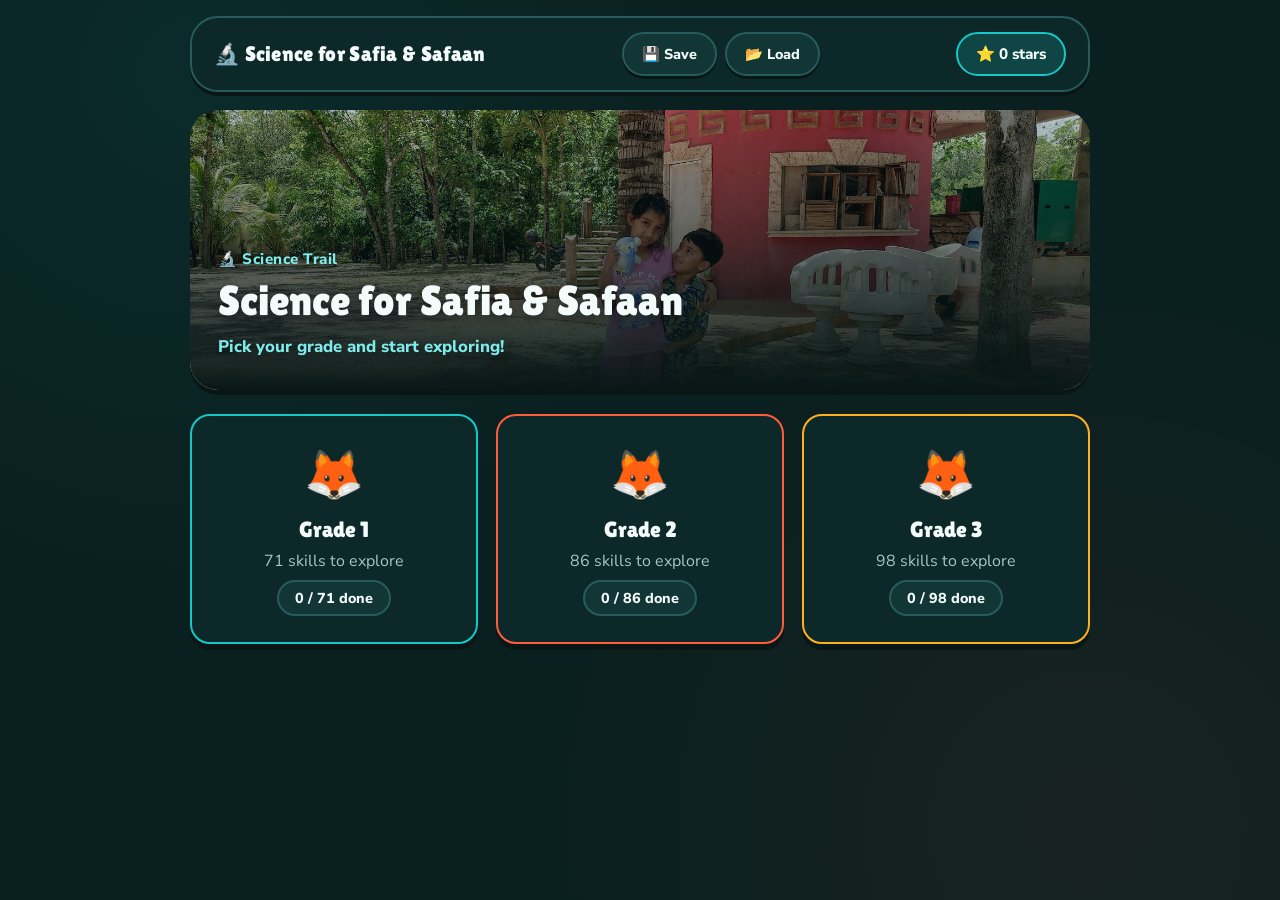
<file: index.html>
<!DOCTYPE html>
<html lang="en">
<head>
<meta charset="UTF-8"/>
<meta name="viewport" content="width=device-width, initial-scale=1.0, maximum-scale=2.0, user-scalable=yes"/>
<title>🔬 Science for Safia &amp; Safaan</title>
<link rel="stylesheet" href="style.css"/>
</head>
<body>
<div class="wrap">

<!-- Top Bar -->
<div class="topbar">
  <div class="topbar-title"><span class="home-link" onclick="goHome()">🔬 Science for Safia &amp; Safaan</span></div>
  <div class="topbar-btns">
    <button class="tb-btn" onclick="saveProgress()">💾 Save</button>
    <button class="tb-btn" onclick="loadProgress()">📂 Load</button>
    <input type="file" id="loadFile" accept=".json" style="display:none" onchange="loadFile(event)">
  </div>
  <div class="tb-lbl" id="saveLbl">⭐ 0 stars</div>
</div>

<!-- HOME SCREEN: choose grade -->
<div class="screen active" id="homeScreen">
  <div class="home-hero">
    <img class="hero-photo" src="assets/safia-safaan.jpg" alt="Safia and Safaan"/>
    <div class="hero-scrim"></div>
    <div class="hero-inner">
      <div class="hero-kicker">🔬 Science Trail</div>
      <h1>Science for Safia &amp; Safaan</h1>
      <p>Pick your grade and start exploring!</p>
    </div>
  </div>
  <div class="grade-grid" id="gradeGrid"></div>
</div>

<!-- GRADE HOME SCREEN: choose strand -->
<div class="screen" id="gradeHomeScreen">
  <div class="scout-bubble">
    <div class="scout-avatar">🦊</div>
    <div class="scout-text" id="scoutMsg">Hi there! Pick a trail to explore today!</div>
  </div>
  <div class="strand-grid" id="strandGrid"></div>
  <div class="progress-dash" id="progressChart"></div>
  <div class="btn-row" style="margin-top:16px">
    <button class="btn btn-back" onclick="goHome()">← All Grades</button>
  </div>
</div>

<!-- STRAND SCREEN: choose unit -->
<div class="screen" id="strandScreen">
  <div class="strand-head">
    <div class="sh-icon" id="strandIcon">⚡</div>
    <div class="sh-name" id="strandName">Physical Science</div>
  </div>
  <div class="unit-grid" id="unitGrid"></div>
  <div class="btn-row">
    <button class="btn btn-back" onclick="showGradeHome()">← Back to Trails</button>
  </div>
</div>

<!-- UNIT SCREEN: the winding skill trail -->
<div class="screen" id="unitScreen">
  <div class="trail-wrap">
    <div class="trail-title" id="unitTitle">Animals</div>
    <div class="trail-sub" id="unitSub">Tap a stop to play!</div>
    <div class="trail-path" id="trailPath"></div>
  </div>
  <div class="btn-row" style="margin-top:14px">
    <button class="btn btn-back" onclick="showStrand()">← Back to Units</button>
  </div>
</div>

<!-- QUIZ SCREEN -->
<div class="screen" id="quizScreen">
  <div class="quiz-head">
    <div class="quiz-meta">
      <span id="quizLabel">Animals • What do animals need to survive?</span>
      <span id="quizQNum">Q 1 / 5</span>
    </div>
    <div class="quiz-score-row">
      <div class="qs-item"><div class="qs-label">✅ Correct</div><div class="qs-val" id="qsCorrect">0</div></div>
      <div class="qs-item"><div class="qs-label">🤔 Try Again</div><div class="qs-val" id="qsWrong">0</div></div>
      <div class="qs-item"><div class="qs-label">📊 Progress</div><div class="qs-val" id="qsAcc">—</div></div>
    </div>
    <div class="prog-bar"><div class="prog-fill" id="progFill" style="width:0%"></div></div>
  </div>
  <div class="q-card" id="qCard"></div>
  <div class="hint-box" id="hintBox"></div>
  <div class="feedback" id="feedback"></div>
  <div class="explanation" id="explanation"></div>
  <div class="btn-row">
    <button class="btn btn-back" onclick="leaveQuiz()">🏠 Trail</button>
    <button class="btn btn-hint" id="hintBtn" onclick="showHint()">💡 Friendly Hint</button>
    <button class="btn btn-fun" id="funFactBtn" onclick="showFunFact()" style="display:none">🎉 Fun Fact</button>
    <button class="btn btn-check" id="checkBtn" onclick="checkAnswer()">✅ Check</button>
    <button class="btn btn-next" id="nextBtn" onclick="nextQuestion()">▶ Next</button>
  </div>
</div>

<!-- RESULT SCREEN -->
<div class="screen" id="resultScreen">
  <div class="result-card">
    <div class="result-emoji" id="resEmoji">🏆</div>
    <div class="result-title" id="resTitle">Great Job!</div>
    <div class="result-pct" id="resPct">0%</div>
    <div class="result-stars" id="resStars">⭐⭐⭐</div>
    <div class="result-msg" id="resMsg"></div>
    <div class="mistake-section" id="mistakeSection"></div>
    <div class="btn-row" style="justify-content:center;margin-top:16px">
      <button class="btn btn-back" id="retryBtn">🔁 Try Again</button>
      <button class="btn btn-check" onclick="showUnitFromResult()">🗺️ Trail</button>
      <button class="btn btn-next" id="nextLvBtn" style="display:none">➡ Next Skill</button>
    </div>
  </div>
</div>

</div>

<script src="data/g1-units.js"></script>
<script src="data/g1-physical.js"></script>
<script src="data/g1-life.js"></script>
<script src="data/g1-earth.js"></script>
<script src="data/g1-extra.js"></script>
<script src="data/g2-units.js"></script>
<script src="data/g2-physical.js"></script>
<script src="data/g2-life.js"></script>
<script src="data/g2-earth.js"></script>
<script src="data/g3-units.js"></script>
<script src="data/g3-physical.js"></script>
<script src="data/g3-life.js"></script>
<script src="data/g3-earth.js"></script>
<script src="app.js"></script>
</body>
</html>
</file>
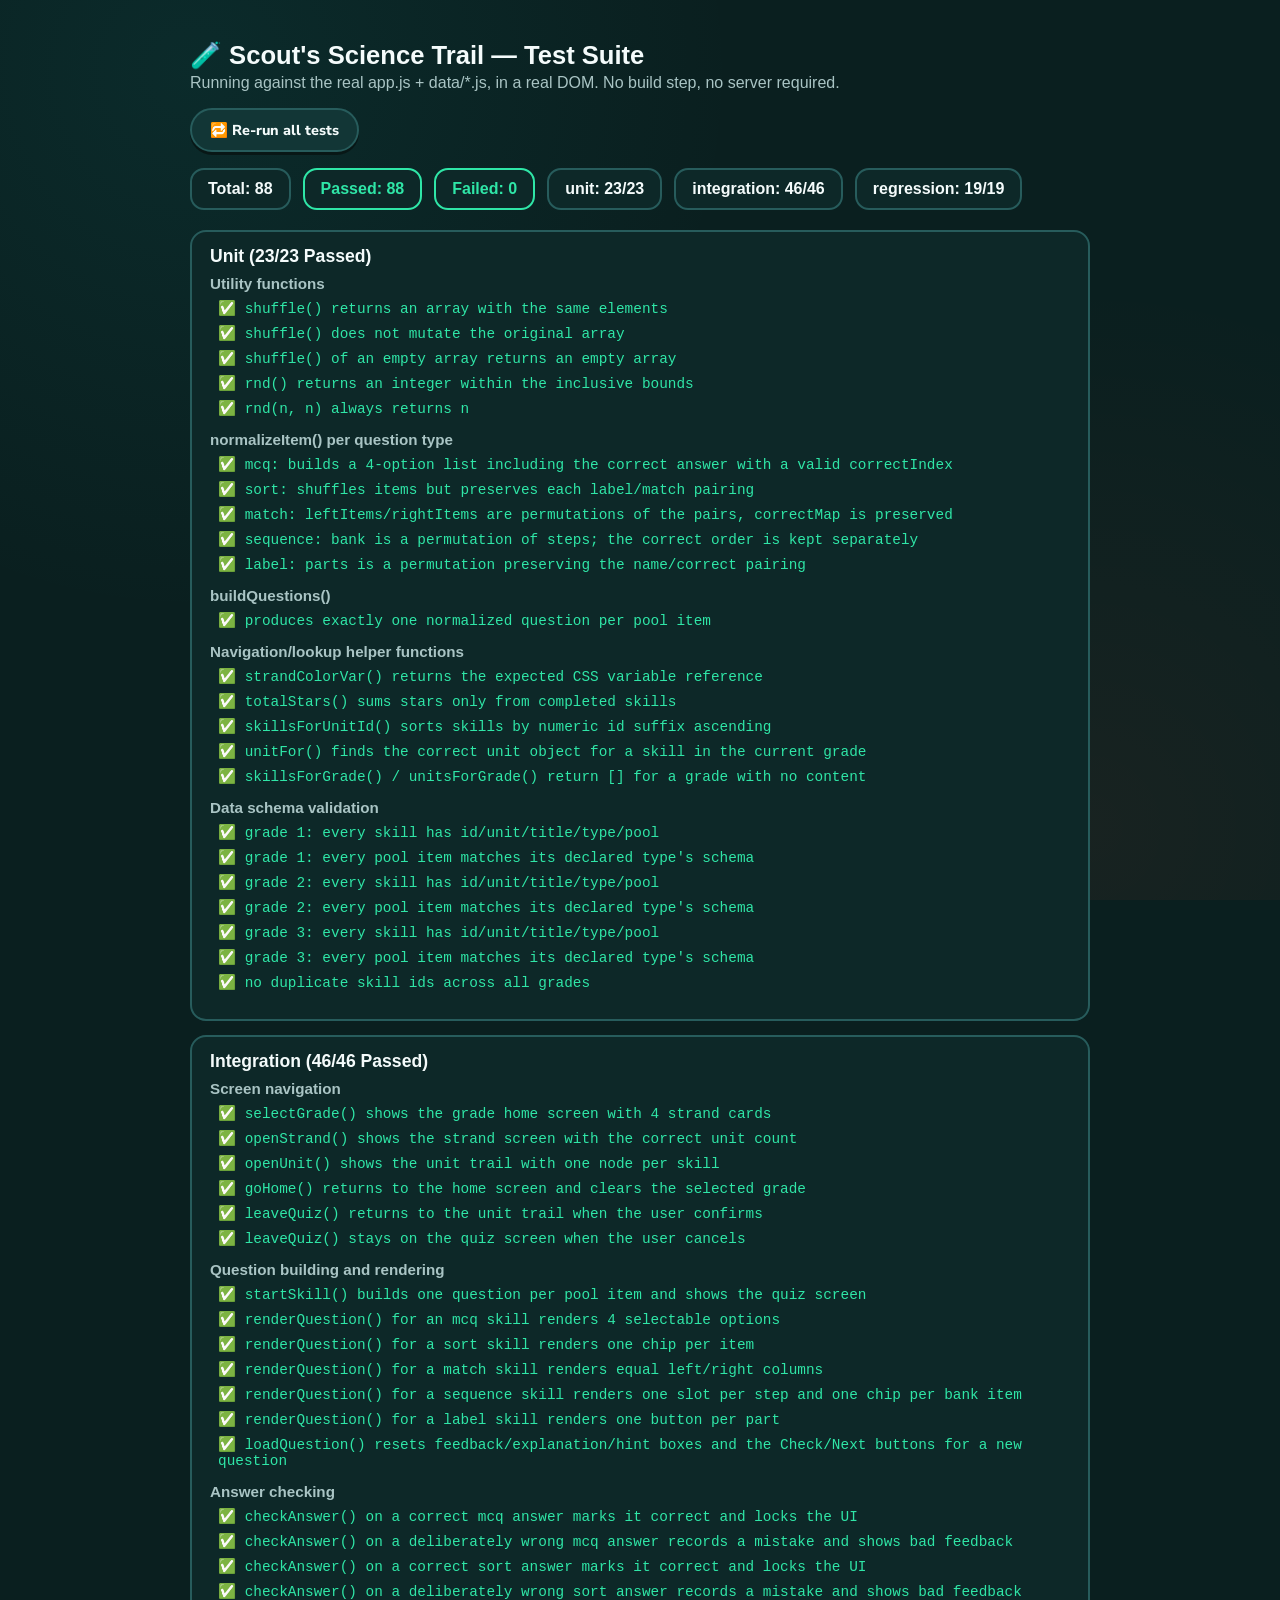
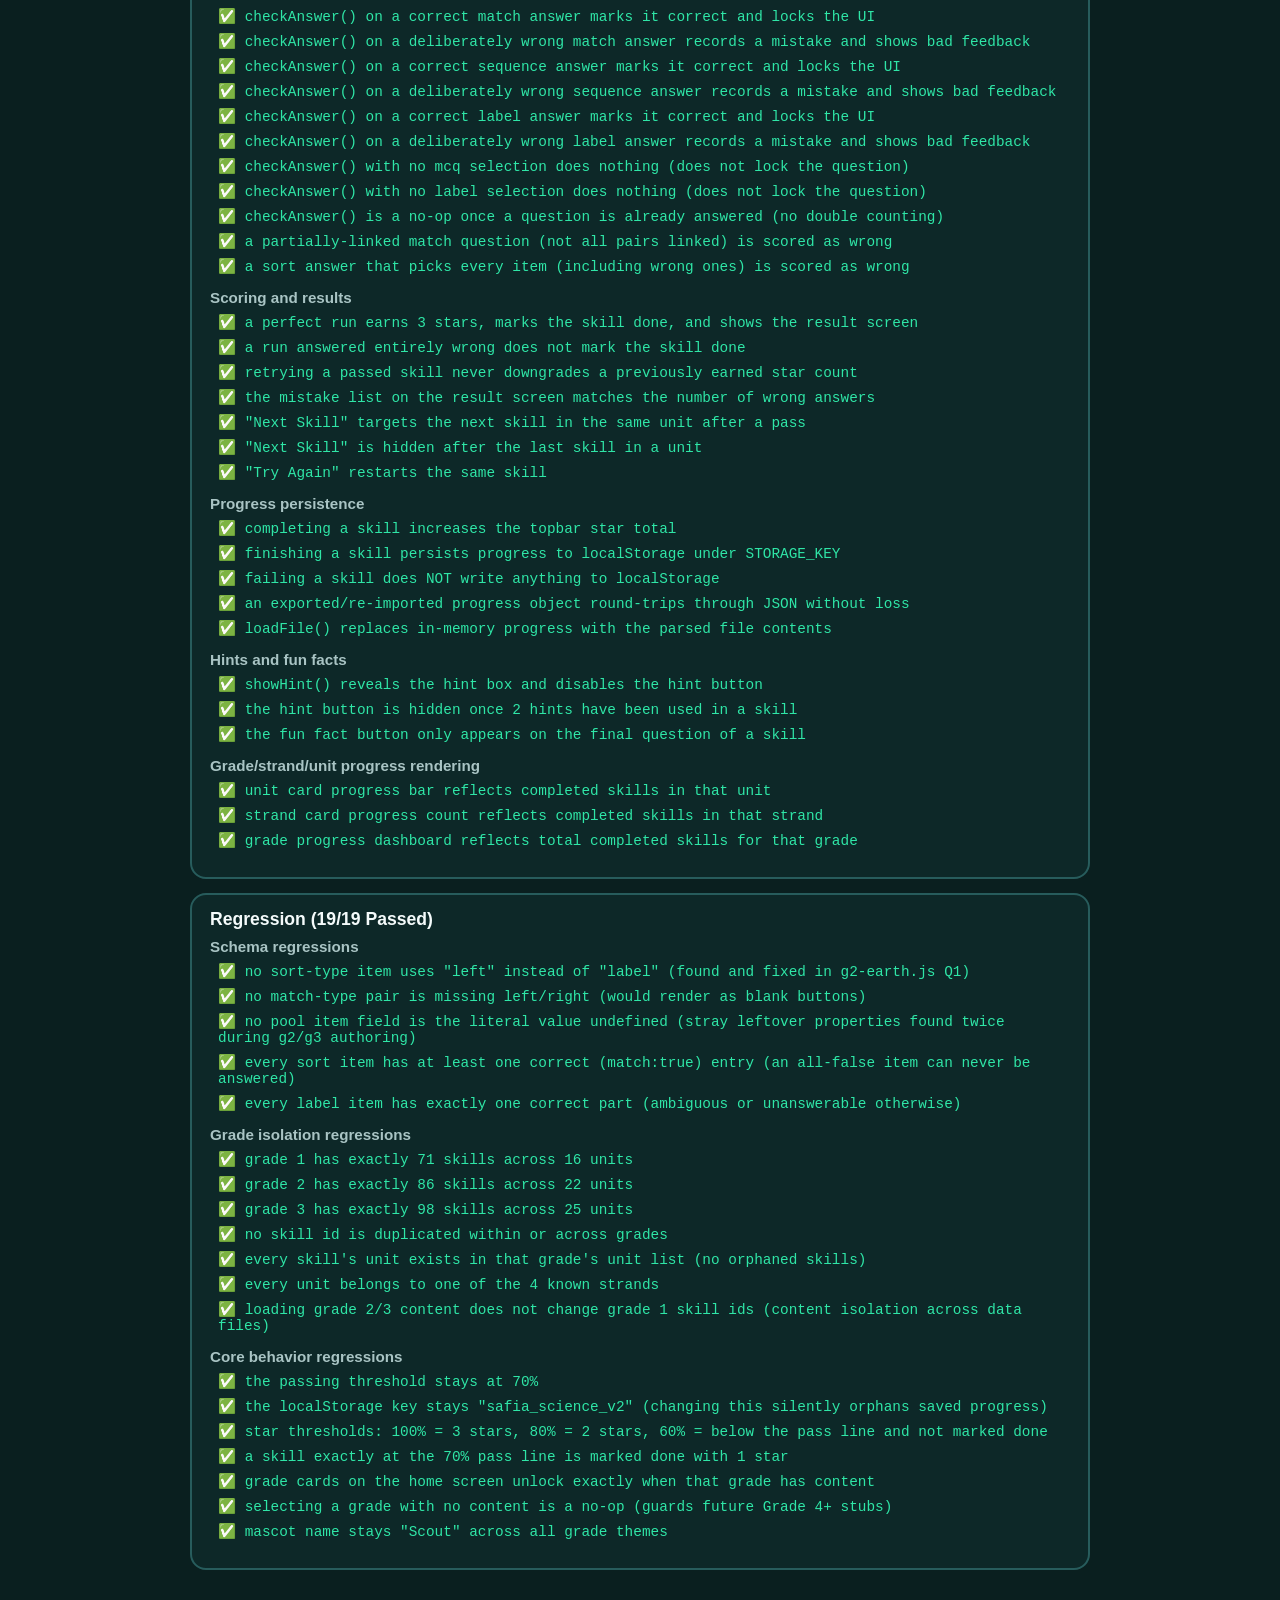
<file: tests/runner.html>
<!DOCTYPE html>
<html lang="en">
<head>
<meta charset="UTF-8"/>
<meta name="viewport" content="width=device-width, initial-scale=1.0"/>
<title>🧪 Scout's Science Trail — Test Suite</title>
<link rel="stylesheet" href="../style.css"/>
<style>
  /* Test-report-only styles, layered on top of the app's own stylesheet. */
  #test-report{max-width:900px;margin:24px auto;font-family:'Segoe UI',sans-serif;}
  #test-report h1{font-size:1.6rem;margin-bottom:4px;}
  #test-report .sub{color:var(--ink-soft);margin-bottom:16px;}
  #test-summary{display:flex;gap:12px;flex-wrap:wrap;margin-bottom:20px;}
  #test-summary .stat{background:var(--white);border:2px solid var(--paper-line);border-radius:14px;padding:10px 16px;font-weight:900;}
  #test-summary .stat.pass{color:var(--good);border-color:var(--good);}
  #test-summary .stat.fail{color:var(--bad);border-color:var(--bad);}
  .cat-block{background:var(--white);border:2px solid var(--paper-line);border-radius:16px;padding:14px 18px;margin-bottom:14px;}
  .cat-block h2{font-size:1.1rem;margin-bottom:8px;text-transform:capitalize;}
  .suite-block{margin-bottom:10px;}
  .suite-block h3{font-size:0.95rem;color:var(--ink-soft);margin-bottom:4px;}
  .test-row{padding:4px 8px;border-radius:8px;font-size:0.9rem;font-family:monospace;}
  .test-row.pass{color:var(--good);}
  .test-row.fail{color:var(--bad);background:var(--bad-bg);}
  .test-row .err{display:block;margin-left:20px;color:#933128;font-family:monospace;white-space:pre-wrap;}
  #rerun-btn{margin-bottom:16px;}
  /* Hide the real app screens entirely — runner.html reuses their markup
     only so app.js's DOM lookups (getElementById, querySelectorAll) don't
     throw, it never displays them. */
  .wrap{display:none;}
</style>
</head>
<body>

<!-- ============================================================
     Real app markup, reused verbatim from index.html.
     It stays hidden (see .wrap{display:none} above) — its only
     purpose is to give app.js real DOM elements to operate on, since
     the app was written without a virtual DOM or headless mode.
     Keep this block in sync with index.html's <body> if that file's
     screen structure ever changes.
     ============================================================ -->
<div class="wrap">

<div class="topbar">
  <div class="topbar-title"><span class="home-link" onclick="goHome()">🦊 Safia's Science Trail</span></div>
  <div class="topbar-btns">
    <button class="tb-btn" onclick="saveProgress()">💾 Save</button>
    <button class="tb-btn" onclick="loadProgress()">📂 Load</button>
    <input type="file" id="loadFile" accept=".json" style="display:none" onchange="loadFile(event)">
  </div>
  <div class="tb-lbl" id="saveLbl">⭐ 0 stars</div>
</div>

<div class="screen active" id="homeScreen">
  <div class="home-hero">
    <div class="hero-emoji">🦊🔬</div>
    <h1>Scout's Science Trail</h1>
    <p>Pick your grade and start exploring!</p>
  </div>
  <div class="grade-grid" id="gradeGrid"></div>
</div>

<div class="screen" id="gradeHomeScreen">
  <div class="scout-bubble">
    <div class="scout-avatar">🦊</div>
    <div class="scout-text" id="scoutMsg">Hi Safia! Pick a trail to explore today!</div>
  </div>
  <div class="strand-grid" id="strandGrid"></div>
  <div class="progress-dash" id="progressChart"></div>
  <div class="btn-row" style="margin-top:16px">
    <button class="btn btn-back" onclick="goHome()">← All Grades</button>
  </div>
</div>

<div class="screen" id="strandScreen">
  <div class="strand-head">
    <div class="sh-icon" id="strandIcon">⚡</div>
    <div class="sh-name" id="strandName">Physical Science</div>
  </div>
  <div class="unit-grid" id="unitGrid"></div>
  <div class="btn-row">
    <button class="btn btn-back" onclick="showGradeHome()">← Back to Trails</button>
  </div>
</div>

<div class="screen" id="unitScreen">
  <div class="trail-wrap">
    <div class="trail-title" id="unitTitle">Animals</div>
    <div class="trail-sub" id="unitSub">Tap a stop to play!</div>
    <div class="trail-path" id="trailPath"></div>
  </div>
  <div class="btn-row" style="margin-top:14px">
    <button class="btn btn-back" onclick="showStrand()">← Back to Units</button>
  </div>
</div>

<div class="screen" id="quizScreen">
  <div class="quiz-head">
    <div class="quiz-meta">
      <span id="quizLabel">Animals • What do animals need to survive?</span>
      <span id="quizQNum">Q 1 / 5</span>
    </div>
    <div class="quiz-score-row">
      <div class="qs-item"><div class="qs-label">✅ Correct</div><div class="qs-val" id="qsCorrect">0</div></div>
      <div class="qs-item"><div class="qs-label">🤔 Try Again</div><div class="qs-val" id="qsWrong">0</div></div>
      <div class="qs-item"><div class="qs-label">📊 Progress</div><div class="qs-val" id="qsAcc">—</div></div>
    </div>
    <div class="prog-bar"><div class="prog-fill" id="progFill" style="width:0%"></div></div>
  </div>
  <div class="q-card" id="qCard"></div>
  <div class="hint-box" id="hintBox"></div>
  <div class="feedback" id="feedback"></div>
  <div class="explanation" id="explanation"></div>
  <div class="btn-row">
    <button class="btn btn-back" onclick="leaveQuiz()">🏠 Trail</button>
    <button class="btn btn-hint" id="hintBtn" onclick="showHint()">💡 Friendly Hint</button>
    <button class="btn btn-fun" id="funFactBtn" onclick="showFunFact()" style="display:none">🎉 Fun Fact</button>
    <button class="btn btn-check" id="checkBtn" onclick="checkAnswer()">✅ Check</button>
    <button class="btn btn-next" id="nextBtn" onclick="nextQuestion()">▶ Next</button>
  </div>
</div>

<div class="screen" id="resultScreen">
  <div class="result-card">
    <div class="result-emoji" id="resEmoji">🏆</div>
    <div class="result-title" id="resTitle">Great Job!</div>
    <div class="result-pct" id="resPct">0%</div>
    <div class="result-stars" id="resStars">⭐⭐⭐</div>
    <div class="result-msg" id="resMsg"></div>
    <div class="mistake-section" id="mistakeSection"></div>
    <div class="btn-row" style="justify-content:center;margin-top:16px">
      <button class="btn btn-back" id="retryBtn">🔁 Try Again</button>
      <button class="btn btn-check" onclick="showUnitFromResult()">🗺️ Trail</button>
      <button class="btn btn-next" id="nextLvBtn" style="display:none">➡ Next Skill</button>
    </div>
  </div>
</div>

</div>
<!-- end of reused app markup -->

<!-- ============================================================
     Visible test report
     ============================================================ -->
<div id="test-report">
  <h1>🧪 Scout's Science Trail — Test Suite</h1>
  <div class="sub">Running against the real app.js + data/*.js, in a real DOM. No build step, no server required.</div>
  <button id="rerun-btn" class="tb-btn" onclick="runAndRender()">🔁 Re-run all tests</button>
  <div id="test-summary">Running…</div>
  <div id="test-details"></div>
</div>
<pre id="test-summary-json" style="display:none"></pre>

<!-- ============================================================
     App scripts — same load order as index.html
     ============================================================ -->
<script src="../data/g1-units.js"></script>
<script src="../data/g1-physical.js"></script>
<script src="../data/g1-life.js"></script>
<script src="../data/g1-earth.js"></script>
<script src="../data/g1-extra.js"></script>
<script src="../data/g2-units.js"></script>
<script src="../data/g2-physical.js"></script>
<script src="../data/g2-life.js"></script>
<script src="../data/g2-earth.js"></script>
<script src="../data/g3-units.js"></script>
<script src="../data/g3-physical.js"></script>
<script src="../data/g3-life.js"></script>
<script src="../data/g3-earth.js"></script>
<script src="../app.js"></script>

<!-- ============================================================
     Test scripts
     ============================================================ -->
<script src="test-framework.js"></script>
<script src="test-helpers.js"></script>
<script src="unit.test.js"></script>
<script src="integration.test.js"></script>
<script src="regression.test.js"></script>

<script>
  // Optional ?category=unit|integration|regression to run a single suite category.
  function categoryFromQuery() {
    const params = new URLSearchParams(location.search);
    const c = params.get('category');
    return (c === 'unit' || c === 'integration' || c === 'regression') ? c : null;
  }

  function escapeHtml(s) {
    return String(s).replace(/[&<>"']/g, ch => ({ '&':'&amp;','<':'&lt;','>':'&gt;','"':'&quot;',"'":'&#39;' }[ch]));
  }

  async function runAndRender() {
    const summaryEl = document.getElementById('test-summary');
    const detailsEl = document.getElementById('test-details');
    summaryEl.textContent = 'Running…';
    detailsEl.innerHTML = '';

    const category = categoryFromQuery();
    const { results, summary, byCategory } = await TF.run(category);

    summaryEl.innerHTML = `
      <div class="stat">Total: ${summary.total}</div>
      <div class="stat pass">Passed: ${summary.passed}</div>
      <div class="stat ${summary.failed ? 'fail' : 'pass'}">Failed: ${summary.failed}</div>
      ${Object.keys(byCategory).map(cat => `<div class="stat">${cat}: ${byCategory[cat].passed}/${byCategory[cat].total}</div>`).join('')}
    `;

    // Group by category -> suite for readable output.
    const grouped = {};
    results.forEach(r => {
      grouped[r.category] = grouped[r.category] || {};
      grouped[r.category][r.suite] = grouped[r.category][r.suite] || [];
      grouped[r.category][r.suite].push(r);
    });

    let html = '';
    Object.keys(grouped).forEach(cat => {
      const catResults = Object.values(grouped[cat]).flat();
      const catFails = catResults.filter(r => r.status === 'fail').length;
      html += `<div class="cat-block"><h2>${escapeHtml(cat)} (${catResults.length - catFails}/${catResults.length} passed)</h2>`;
      Object.keys(grouped[cat]).forEach(suiteName => {
        html += `<div class="suite-block"><h3>${escapeHtml(suiteName)}</h3>`;
        grouped[cat][suiteName].forEach(r => {
          html += `<div class="test-row ${r.status}">${r.status === 'pass' ? '✅' : '❌'} ${escapeHtml(r.test)}</div>`;
          if (r.error) html += `<span class="err">${escapeHtml(r.error)}</span>`;
        });
        html += `</div>`;
      });
      html += `</div>`;
    });
    detailsEl.innerHTML = html;

    // Machine-readable summary for headless consumption (e.g. scraping this
    // element's text via a headless browser instead of parsing console output).
    document.getElementById('test-summary-json').textContent = JSON.stringify({ summary, byCategory, results });

    console.log(`[TF] ${summary.passed}/${summary.total} passed` + (summary.failed ? `, ${summary.failed} FAILED` : ''));
    results.filter(r => r.status === 'fail').forEach(r => {
      console.error(`[TF] FAIL [${r.category}] ${r.suite} > ${r.test}: ${r.error}`);
    });

    document.title = summary.failed ? `❌ ${summary.failed} failing — Test Suite` : `✅ All passing — Test Suite`;
  }

  window.addEventListener('load', runAndRender);
</script>
</body>
</html>
</file>
<file: style.css>
/* ============================================================
   TURBO MATH — design system (Science for Safia & Safaan)
   Dark teal/graphite surfaces, cyan/coral/amber action colors,
   a winding pill-shaped trail of skill stops, Scout the fox as
   guide, and a chunky "pressed game button" interaction feel.
   Grade accents are swapped via body.grade-1/2/3.
   ============================================================ */

@import url('https://fonts.googleapis.com/css2?family=Lilita+One&family=Nunito+Sans:ital,wght@0,400;0,600;0,700;0,800;0,900;1,700&display=swap');

:root{
  /* ---- raw palette tokens ---- */
  --teal-950:#081716;--teal-900:#0A1F1F;--teal-850:#0D2828;--teal-800:#123636;--teal-700:#1B4747;--teal-600:#275C5C;
  --cyan-600:#0EA3A3;--cyan-500:#17C7C7;--cyan-400:#3DDCDC;--cyan-300:#7EEAEA;
  --coral-600:#E6432E;--coral-500:#FF5C3D;--coral-400:#FF8563;--coral-300:#FFB29B;
  --amber-600:#D68A00;--amber-500:#FFB020;--amber-400:#FFC94D;--amber-300:#FFDE8C;
  --mint-500:#2FE6A7;--mint-400:#6EF0C2;
  --red-500:#FF3B3B;--red-400:#FF6B6B;
  --ink-000:#F4FBFB;--ink-300:#A9C4C4;--ink-500:#6E8C8C;
  --bg-app:var(--teal-900);
  --bg-app-deep:var(--teal-950);

  --font-display:'Lilita One',ui-rounded,sans-serif;
  --font-body:'Nunito Sans',system-ui,sans-serif;

  --radius-sm:8px;--radius-md:14px;--radius-lg:20px;--radius-xl:28px;--radius-pill:999px;

  /* ---- app palette (same variable names as before, new values) ---- */
  --paper:var(--teal-800);        /* muted panel inside a card */
  --paper-dark:var(--teal-700);   /* recessed track */
  --paper-line:var(--teal-600);   /* borders */
  --ink:var(--ink-000);
  --ink-soft:var(--ink-300);
  --ink-faint:var(--ink-500);
  --card-shadow:var(--teal-950);
  --good:var(--mint-500);
  --good-bg:rgba(47,230,167,0.15);
  --good-line:var(--mint-400);
  --bad:var(--red-500);
  --bad-bg:rgba(255,59,59,0.12);
  --bad-line:var(--red-400);
  --white:var(--teal-850);        /* card face */

  /* strand colors (constant across grades) */
  --strand-physical:var(--coral-500);
  --strand-life:var(--mint-500);
  --strand-earth:var(--cyan-500);
  --strand-engineering:var(--amber-500);

  /* default = grade 1 */
  --accent:var(--cyan-500);
  --accent-dark:var(--cyan-600);
  --accent-soft:rgba(23,199,199,0.18);
  --accent2:var(--cyan-300);
}

body.grade-2{
  --accent:var(--coral-500);
  --accent-dark:var(--coral-600);
  --accent-soft:rgba(255,92,61,0.18);
  --accent2:var(--coral-300);
}
body.grade-3{
  --accent:var(--amber-500);
  --accent-dark:var(--amber-600);
  --accent-soft:rgba(255,176,32,0.18);
  --accent2:var(--amber-300);
}

*{box-sizing:border-box;margin:0;padding:0;-webkit-tap-highlight-color:transparent;}

body{
  font-family:var(--font-body);
  background:
    radial-gradient(circle at 15% 8%, rgba(23,199,199,0.07) 0, transparent 40%),
    radial-gradient(circle at 85% 92%, rgba(255,92,61,0.06) 0, transparent 40%),
    var(--bg-app);
  background-attachment:fixed;
  min-height:100vh;
  padding:16px;
  color:var(--ink);
}
.wrap{max-width:900px;margin:0 auto;}

/* ---------- Top Bar ---------- */
.topbar{
  background:var(--white);
  border:2px solid var(--paper-line);
  border-radius:var(--radius-xl);
  padding:14px 22px;
  display:flex;align-items:center;justify-content:space-between;flex-wrap:wrap;gap:12px;
  margin-bottom:18px;
  box-shadow:0 4px 0 var(--card-shadow);
}
.topbar-title{font-family:var(--font-display);font-size:1.3rem;letter-spacing:0.3px;color:var(--ink);display:flex;align-items:center;gap:8px;}
.topbar-title .home-link{cursor:pointer;}
.topbar-btns{display:flex;gap:8px;flex-wrap:wrap;}
.tb-btn{padding:10px 18px;border:none;border-radius:var(--radius-pill);font-family:var(--font-body);font-weight:800;font-size:0.9rem;cursor:pointer;border:2px solid var(--paper-line);background:var(--paper);color:var(--ink);box-shadow:0 3px 0 var(--card-shadow);transition:0.1s;min-height:44px;}
.tb-btn:active{transform:translateY(3px);box-shadow:0 1px 0 var(--card-shadow);}
.tb-lbl{background:var(--accent-soft);color:var(--ink);padding:10px 18px;border-radius:var(--radius-pill);font-weight:800;border:2px solid var(--accent);font-size:0.95rem;white-space:nowrap;}

/* ---------- Screens ---------- */
.screen{display:none;}
.screen.active{display:block;animation:fadein 0.25s ease;}
@keyframes fadein{from{opacity:0;transform:translateY(6px);}to{opacity:1;transform:translateY(0);}}

/* ---------- Mascot speech bubble ---------- */
.scout-bubble{
  background:var(--white);
  border:2px solid var(--paper-line);
  border-radius:var(--radius-lg);
  padding:16px 20px;
  display:flex;align-items:center;gap:14px;
  margin-bottom:20px;
  box-shadow:0 4px 0 var(--card-shadow);
  position:relative;
}
.scout-avatar{font-size:2.6rem;flex-shrink:0;filter:drop-shadow(0 2px 0 var(--card-shadow));}
.scout-text{font-size:1.05rem;color:var(--ink);font-weight:700;line-height:1.4;}

/* ---------- HOME SCREEN: hero photo + grade select ---------- */
.home-hero{
  position:relative;overflow:hidden;
  border-radius:var(--radius-xl);
  min-height:280px;
  display:flex;align-items:flex-end;
  box-shadow:0 5px 0 var(--card-shadow);
  margin-bottom:24px;
}
.home-hero .hero-photo{position:absolute;inset:0;width:100%;height:100%;object-fit:cover;object-position:50% 30%;}
.home-hero .hero-scrim{position:absolute;inset:0;background:linear-gradient(180deg, rgba(8,23,22,0.25) 0%, rgba(8,23,22,0.68) 62%, var(--bg-app-deep) 100%);}
.home-hero .hero-inner{position:relative;z-index:1;width:100%;padding:32px 28px;}
.home-hero .hero-kicker{font-family:var(--font-body);font-weight:800;color:var(--cyan-300);text-shadow:0 2px 10px rgba(0,0,0,0.5);font-size:0.95rem;letter-spacing:0.5px;margin-bottom:8px;}
.home-hero h1{font-family:var(--font-display);font-weight:400;font-size:clamp(1.8rem,5vw,2.6rem);color:var(--ink);text-shadow:0 3px 14px rgba(0,0,0,0.55);line-height:1.15;}
.home-hero p{font-weight:800;color:var(--cyan-300);margin-top:10px;font-size:1.05rem;text-shadow:0 2px 8px rgba(0,0,0,0.5);}

.grade-grid{display:grid;grid-template-columns:repeat(auto-fit,minmax(220px,1fr));gap:18px;margin:22px 0;}
.grade-card{
  background:var(--white);border-radius:var(--radius-lg);padding:26px 18px;text-align:center;cursor:pointer;
  border:2px solid var(--paper-line);box-shadow:0 6px 0 var(--card-shadow);transition:0.1s;
  display:flex;flex-direction:column;align-items:center;gap:8px;
}
.grade-card:active{transform:translateY(5px);box-shadow:0 1px 0 var(--card-shadow);}
.grade-card.g1{border-color:#17C7C7;}
.grade-card.g2{border-color:#FF5C3D;}
.grade-card.g3{border-color:#FFB020;}
.grade-card .gc-icon{font-size:3rem;}
.grade-card .gc-name{font-family:var(--font-display);font-weight:400;font-size:1.4rem;color:var(--ink);}
.grade-card .gc-desc{font-size:1rem;color:var(--ink-soft);}
.grade-card .gc-badge{background:var(--paper);color:var(--ink);border-radius:var(--radius-pill);padding:6px 16px;font-weight:800;border:2px solid var(--paper-line);font-size:0.9rem;}
.grade-card.locked{opacity:0.5;cursor:default;}
.grade-card.locked:active{transform:none;box-shadow:0 6px 0 var(--card-shadow);}

/* ---------- GRADE HOME: strand cards ---------- */
.strand-grid{display:grid;grid-template-columns:repeat(auto-fit,minmax(200px,1fr));gap:18px;margin:20px 0;}
.strand-card{
  background:var(--white);border-radius:var(--radius-lg);padding:22px 16px;text-align:center;cursor:pointer;
  border:2px solid var(--paper-line);box-shadow:0 5px 0 var(--card-shadow);transition:0.1s;
  display:flex;flex-direction:column;align-items:center;gap:6px;min-height:170px;justify-content:center;
}
.strand-card:active{transform:translateY(4px);box-shadow:0 1px 0 var(--card-shadow);}
.strand-card.physical{border-color:var(--strand-physical);}
.strand-card.life{border-color:var(--strand-life);}
.strand-card.earth{border-color:var(--strand-earth);}
.strand-card.engineering{border-color:var(--strand-engineering);}
.strand-card .sc-icon{font-size:2.6rem;}
.strand-card .sc-name{font-family:var(--font-display);font-weight:400;font-size:1.1rem;color:var(--ink);}
.strand-card .sc-tag{font-size:0.85rem;color:var(--ink-soft);}
.strand-card .sc-progress{font-size:0.85rem;font-weight:800;color:var(--accent2);}

.progress-dash{background:var(--white);border-radius:var(--radius-lg);padding:22px;border:2px solid var(--paper-line);box-shadow:0 4px 0 var(--card-shadow);margin-top:22px;}
.progress-dash h3{font-family:var(--font-display);font-weight:400;font-size:1.2rem;color:var(--ink);margin-bottom:12px;}
.progress-bar-cont{background:var(--paper-dark);border-radius:var(--radius-pill);height:20px;margin:10px 0;border:2px solid var(--paper-line);overflow:hidden;}
.progress-bar-fill{height:100%;border-radius:var(--radius-pill);background:linear-gradient(90deg,var(--accent2),var(--accent));width:0%;transition:width 0.4s;}
.progress-stats{display:flex;justify-content:space-between;margin-top:6px;font-size:0.9rem;color:var(--ink-soft);flex-wrap:wrap;gap:8px;}

/* ---------- STRAND SCREEN: unit cards ---------- */
.strand-head{background:var(--white);border-radius:var(--radius-lg);padding:20px 22px;border:2px solid var(--paper-line);box-shadow:0 4px 0 var(--card-shadow);margin-bottom:18px;display:flex;align-items:center;gap:14px;}
.strand-head .sh-icon{font-size:2.2rem;}
.strand-head .sh-name{font-family:var(--font-display);font-weight:400;font-size:1.35rem;color:var(--ink);}

.unit-grid{display:grid;grid-template-columns:repeat(auto-fit,minmax(180px,1fr));gap:16px;margin-bottom:18px;}
.unit-card{
  background:var(--white);border-radius:var(--radius-md);padding:18px 14px;text-align:left;cursor:pointer;
  border:2px solid var(--paper-line);box-shadow:0 4px 0 var(--card-shadow);transition:0.1s;
}
.unit-card:active{transform:translateY(4px);box-shadow:0 1px 0 var(--card-shadow);}
.unit-card .uc-icon{font-size:2rem;}
.unit-card .uc-name{font-weight:800;font-size:1.05rem;color:var(--ink);margin-top:4px;}
.unit-card .uc-count{font-size:0.85rem;color:var(--ink-soft);margin-top:4px;}
.unit-card .uc-bar{background:var(--paper-dark);border-radius:var(--radius-pill);height:8px;margin-top:8px;overflow:hidden;}
.unit-card .uc-bar-fill{height:100%;background:var(--accent);}

/* ---------- UNIT SCREEN: the winding trail ---------- */
.trail-wrap{background:var(--white);border-radius:var(--radius-xl);padding:26px 18px;border:2px solid var(--paper-line);box-shadow:0 5px 0 var(--card-shadow);}
.trail-title{font-family:var(--font-display);font-weight:400;font-size:1.4rem;color:var(--ink);text-align:center;margin-bottom:6px;}
.trail-sub{text-align:center;color:var(--ink-soft);font-size:0.95rem;margin-bottom:10px;}

.trail-path{position:relative;max-width:480px;margin:18px auto;padding:6px 0;}
.trail-path::before{
  content:'';position:absolute;top:6px;bottom:6px;left:50%;width:6px;margin-left:-3px;
  background-image:radial-gradient(circle,var(--paper-line) 3px,transparent 3.2px);
  background-size:6px 22px;background-repeat:repeat-y;z-index:0;
}
.trail-row{position:relative;display:flex;margin-bottom:10px;z-index:1;}
.trail-row.pos-left{justify-content:flex-start;}
.trail-row.pos-right{justify-content:flex-end;}
.trail-row.pos-center{justify-content:center;}
.trail-node{
  display:flex;align-items:center;gap:10px;background:var(--white);border:2px solid var(--paper-line);
  border-radius:var(--radius-pill);padding:8px 16px 8px 8px;cursor:pointer;box-shadow:0 4px 0 var(--card-shadow);transition:0.1s;
  max-width:230px;
}
.trail-node:active{transform:translateY(4px);box-shadow:0 1px 0 var(--card-shadow);}
.trail-node .tn-bubble{
  width:44px;height:44px;border-radius:50%;background:var(--paper-dark);color:var(--ink);
  display:flex;align-items:center;justify-content:center;font-weight:800;font-size:1.1rem;flex-shrink:0;
  border:2px solid var(--paper-line);
}
.trail-node.done .tn-bubble{background:var(--amber-500);color:var(--teal-950);border-color:var(--amber-600);}
.trail-node.done{border-color:var(--amber-500);}
.trail-node .tn-label{font-size:0.85rem;font-weight:700;color:var(--ink);line-height:1.25;}
.trail-node .tn-stars{font-size:0.75rem;color:var(--amber-400);font-weight:800;}

@media(max-width:520px){
  .trail-row.pos-left,.trail-row.pos-right{justify-content:center;}
}

/* ---------- QUIZ SCREEN ---------- */
.quiz-head{background:var(--white);border-radius:var(--radius-lg);padding:18px 22px;border:2px solid var(--paper-line);box-shadow:0 4px 0 var(--card-shadow);margin-bottom:18px;}
.quiz-meta{display:flex;justify-content:space-between;font-size:1rem;font-weight:800;color:var(--ink);margin-bottom:10px;}
.quiz-score-row{display:flex;gap:12px;margin:12px 0;}
.qs-item{background:var(--paper);border-radius:var(--radius-md);padding:8px;flex:1;text-align:center;border:2px solid var(--paper-line);}
.qs-label{font-size:0.8rem;color:var(--ink-soft);}
.qs-val{font-family:var(--font-display);font-weight:400;font-size:1.4rem;color:var(--ink);}
.prog-bar{background:var(--paper-dark);height:10px;border-radius:var(--radius-pill);border:2px solid var(--paper-line);overflow:hidden;}
.prog-fill{height:100%;border-radius:var(--radius-pill);background:linear-gradient(90deg,var(--accent2),var(--accent));transition:width 0.3s;}

.q-card{background:var(--white);border-radius:var(--radius-lg);padding:26px 22px;border:2px solid var(--paper-line);border-top:6px solid var(--accent);box-shadow:0 5px 0 var(--card-shadow);margin-bottom:18px;position:relative;}
.q-type-badge{background:var(--accent-soft);color:var(--ink);border-radius:var(--radius-pill);padding:6px 16px;font-weight:800;font-size:0.9rem;display:inline-block;border:2px solid var(--accent);margin-bottom:16px;}
.q-fact{background:var(--paper);border-left:4px solid var(--amber-400);border-radius:var(--radius-md);padding:14px 16px;font-size:0.95rem;color:var(--ink-soft);margin-bottom:16px;line-height:1.5;}
.q-text{font-family:var(--font-display);font-weight:400;font-size:1.15rem;color:var(--ink);margin-bottom:18px;line-height:1.4;}
.q-prompt{font-family:var(--font-display);font-weight:400;font-size:1.1rem;color:var(--ink);margin-bottom:16px;line-height:1.4;}
.experiment-box{background:var(--paper);border:2px dashed var(--paper-line);border-radius:var(--radius-md);padding:16px;margin:18px 0;text-align:center;}
.science-emoji{font-size:2.4rem;margin-bottom:8px;}
.experiment-box div{color:var(--ink-soft);font-size:0.95rem;line-height:1.5;}

/* MCQ options */
.options{display:grid;gap:10px;margin:16px 0;}
.options.two-col{grid-template-columns:1fr 1fr;}
.opt-btn{background:var(--paper);border:2px solid var(--paper-line);border-radius:var(--radius-pill);padding:16px 18px;font-size:1rem;font-weight:600;color:var(--ink);cursor:pointer;box-shadow:0 4px 0 var(--card-shadow);transition:0.1s;display:flex;align-items:center;gap:14px;width:100%;min-height:64px;}
.opt-btn:active:not(:disabled){transform:translateY(4px);box-shadow:0 1px 0 var(--card-shadow);}
.opt-btn:disabled{opacity:0.85;}
.opt-btn.selected{background:var(--accent-soft);border-color:var(--accent);}
.opt-btn.correct{background:var(--good-bg);border-color:var(--good);}
.opt-btn.wrong{background:var(--bad-bg);border-color:var(--bad);}
.opt-letter{width:38px;height:38px;border-radius:50%;background:var(--white);color:var(--ink);display:flex;align-items:center;justify-content:center;font-weight:800;font-size:1.1rem;border:2px solid var(--paper-line);flex-shrink:0;}
.opt-btn.correct .opt-letter{background:var(--good);color:var(--teal-950);border-color:var(--good);}
.opt-btn.wrong .opt-letter{background:var(--bad);color:var(--teal-950);border-color:var(--bad);}

/* Sort (tap-all-that-match) */
.sort-grid{display:grid;grid-template-columns:repeat(auto-fit,minmax(140px,1fr));gap:10px;margin:16px 0;}
.sort-chip{background:var(--paper);border:2px solid var(--paper-line);border-radius:var(--radius-md);padding:16px 10px;font-size:0.95rem;font-weight:700;color:var(--ink);cursor:pointer;box-shadow:0 4px 0 var(--card-shadow);transition:0.1s;text-align:center;}
.sort-chip:active:not(:disabled){transform:translateY(4px);box-shadow:0 1px 0 var(--card-shadow);}
.sort-chip.picked{background:var(--accent-soft);border-color:var(--accent);}
.sort-chip.correct{background:var(--good-bg);border-color:var(--good);}
.sort-chip.wrong{background:var(--bad-bg);border-color:var(--bad);}
.sort-chip.missed{border-color:var(--bad);border-style:dashed;}
.sort-chip:disabled{cursor:default;}

/* Match (tap left then right) */
.match-grid{display:grid;grid-template-columns:1fr 1fr;gap:24px;margin:16px 0;}
.match-col{display:flex;flex-direction:column;gap:10px;}
.match-btn{background:var(--paper);border:2px solid var(--paper-line);border-radius:var(--radius-md);padding:14px 12px;font-size:0.9rem;font-weight:700;color:var(--ink);cursor:pointer;box-shadow:0 3px 0 var(--card-shadow);transition:0.1s;text-align:center;}
.match-btn:active:not(:disabled){transform:translateY(3px);}
.match-btn.selected{background:var(--accent-soft);border-color:var(--accent);}
.match-btn.linked{background:var(--good-bg);border-color:var(--good);opacity:0.9;}
.match-btn.wronglink{background:var(--bad-bg);border-color:var(--bad);}
.match-btn:disabled{cursor:default;}

/* Sequence (tap in order into slots) */
.seq-slots{display:flex;flex-wrap:wrap;gap:10px;margin:16px 0;min-height:60px;}
.seq-slot{flex:1;min-width:90px;background:var(--paper);border:2px dashed var(--paper-line);border-radius:var(--radius-md);padding:12px 8px;text-align:center;font-weight:800;color:var(--ink-faint);font-size:0.9rem;display:flex;flex-direction:column;align-items:center;justify-content:center;min-height:56px;}
.seq-slot.filled{border-style:solid;border-color:var(--accent);color:var(--ink);background:var(--accent-soft);}
.seq-slot .slot-num{font-size:0.7rem;color:var(--ink-soft);margin-bottom:2px;}
.seq-slot.correct{border-color:var(--good);background:var(--good-bg);}
.seq-slot.wrong{border-color:var(--bad);background:var(--bad-bg);}
.seq-bank{display:flex;flex-wrap:wrap;gap:10px;margin:12px 0;}
.seq-chip{background:var(--white);border:2px solid var(--paper-line);border-radius:var(--radius-md);padding:12px 16px;font-weight:700;color:var(--ink);cursor:pointer;box-shadow:0 3px 0 var(--card-shadow);transition:0.1s;}
.seq-chip:active:not(:disabled){transform:translateY(3px);}
.seq-chip:disabled{opacity:0.35;cursor:default;}

/* Label diagram */
.diagram-wrap{background:var(--paper);border:2px dashed var(--paper-line);border-radius:var(--radius-md);padding:18px;margin:16px 0;display:flex;flex-direction:column;gap:8px;}
.diagram-part{background:var(--white);border:2px solid var(--paper-line);border-radius:var(--radius-md);padding:12px 16px;font-weight:700;color:var(--ink);cursor:pointer;text-align:center;box-shadow:0 3px 0 var(--card-shadow);transition:0.1s;}
.diagram-part:active:not(:disabled){transform:translateY(3px);}
.diagram-part.selected{background:var(--accent-soft);border-color:var(--accent);}
.diagram-part.correct{background:var(--good-bg);border-color:var(--good);}
.diagram-part.wrong{background:var(--bad-bg);border-color:var(--bad);}
.diagram-part:disabled{cursor:default;}

/* Feedback elements */
.feedback{border-radius:var(--radius-lg);padding:16px 20px;margin:14px 0;font-weight:800;font-size:1.05rem;display:none;}
.feedback.show{display:block;}
.feedback.ok{background:var(--good-bg);border:2px solid var(--good);color:var(--ink);}
.feedback.bad{background:var(--bad-bg);border:2px solid var(--bad);color:var(--ink);}
.explanation{background:var(--paper);border:2px dashed var(--amber-400);border-radius:var(--radius-md);padding:16px;margin:14px 0;color:var(--ink-soft);font-size:0.95rem;font-weight:700;display:none;}
.explanation.show{display:block;}
.hint-box{background:var(--accent-soft);border-left:4px solid var(--accent);border-radius:var(--radius-md);padding:14px 18px;margin:14px 0;color:var(--ink);font-weight:800;font-size:0.95rem;display:none;}
.hint-box.show{display:block;}

/* Buttons */
.btn-row{display:flex;gap:10px;flex-wrap:wrap;margin-top:18px;}
.btn{padding:14px 22px;border:none;border-radius:var(--radius-lg);font-family:var(--font-body);font-weight:800;font-size:1rem;cursor:pointer;border:2px solid transparent;box-shadow:0 4px 0 var(--card-shadow);transition:0.1s;min-height:58px;flex:1;}
.btn:active{transform:translateY(4px);box-shadow:0 1px 0 var(--card-shadow);}
.btn-check{background:var(--accent);color:var(--teal-950);}
.btn-next{background:var(--accent2);color:var(--teal-950);display:none;}
.btn-hint{background:var(--white);color:var(--ink);border-color:var(--paper-line);}
.btn-back{background:var(--white);color:var(--ink);border-color:var(--paper-line);}
.btn-fun{background:var(--good);color:var(--teal-950);font-size:1rem;}

/* Result Screen */
.result-card{background:var(--white);border-radius:var(--radius-xl);padding:36px 22px;text-align:center;border:3px solid var(--accent);box-shadow:0 6px 0 var(--card-shadow);}
.result-emoji{font-size:5rem;margin-bottom:12px;}
.result-title{font-family:var(--font-display);font-weight:400;font-size:2.2rem;color:var(--ink);}
.result-pct{font-family:var(--font-display);font-weight:400;font-size:2rem;color:var(--ink);margin:12px 0;}
.result-stars{font-size:2.4rem;color:var(--amber-400);margin:12px 0;}
.result-msg{background:var(--paper);border-radius:var(--radius-md);padding:18px;margin:16px 0;color:var(--ink-soft);font-size:1.05rem;border:2px solid var(--paper-line);}
.mistake-section{text-align:left;margin:20px 0;}
.mistake-title{font-weight:800;font-size:1.1rem;color:var(--bad);margin-bottom:12px;}
.mistake-item{background:var(--paper);border:2px solid var(--paper-line);border-radius:var(--radius-md);padding:14px;margin-bottom:10px;}
.mi-q{font-weight:800;color:var(--ink);font-size:1rem;margin-bottom:6px;}
.mi-exp{color:var(--ink-soft);font-size:0.9rem;}

@media(max-width:600px){
  .options.two-col{grid-template-columns:1fr;}
  .match-grid{gap:12px;}
  .grade-grid,.strand-grid{grid-template-columns:1fr;}
  .btn{font-size:0.9rem;padding:12px;}
  .progress-stats{flex-direction:column;gap:5px;}
}
</file>
